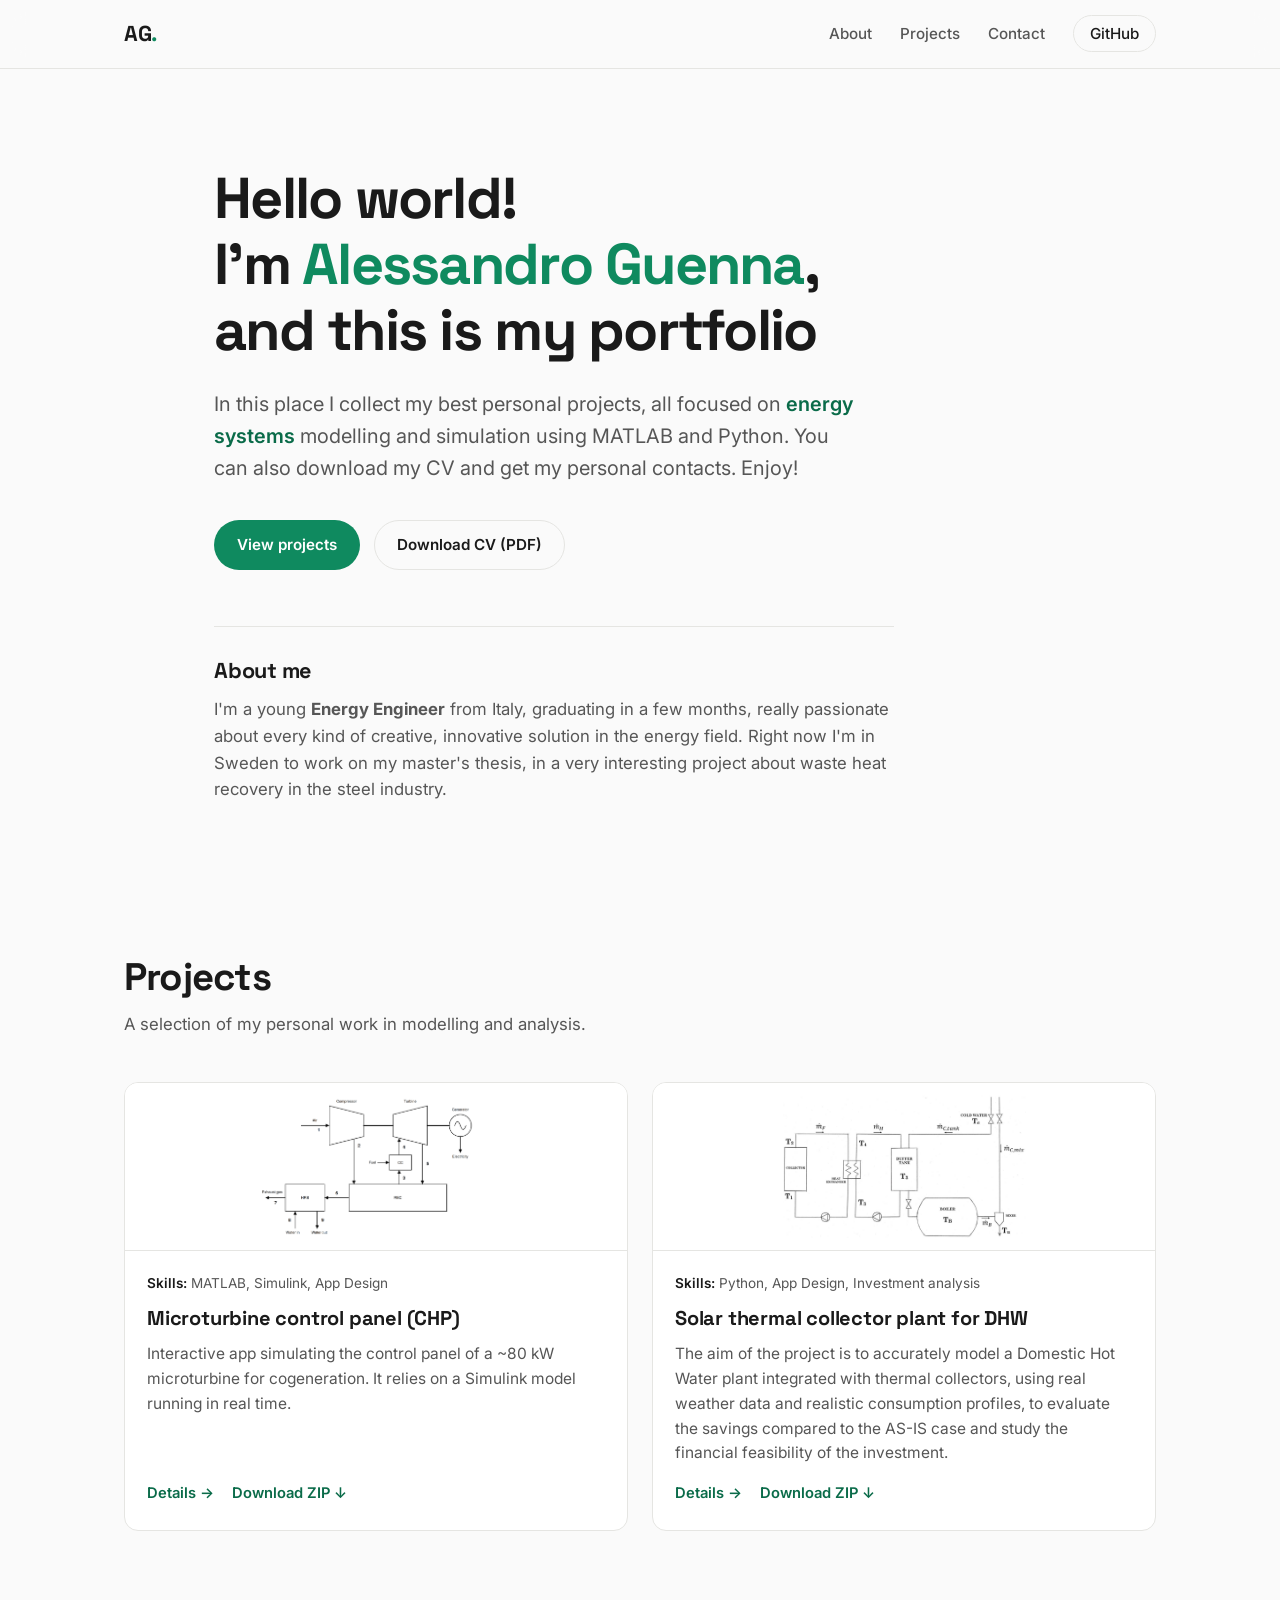
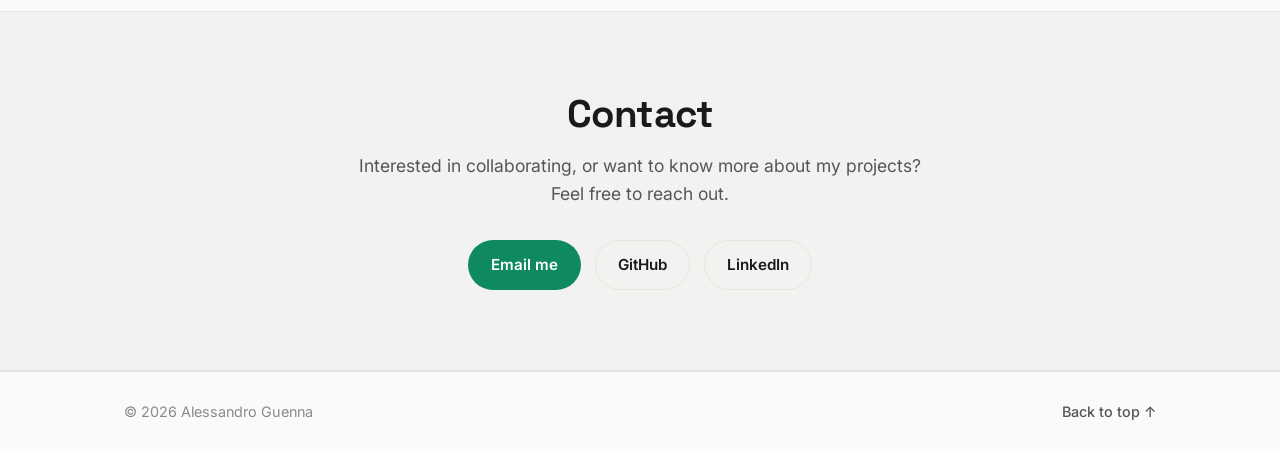
<file: index.html>
<!DOCTYPE html>
<html lang="en">
<head>
  <meta charset="UTF-8" />
  <meta name="viewport" content="width=device-width, initial-scale=1.0" />
  <title>Alessandro Guenna portfolio</title>
  <meta name="description" content="Portfolio of Alessandro Guenna, energy engineer. Personal projects in modelling, simulation and data analysis with MATLAB and Python." />

  <!-- Open Graph (link preview) -->
  <meta property="og:title" content="Alessandro Guenna portfolio" />
  <meta property="og:description" content="Energy engineering projects with MATLAB and Python." />
  <meta property="og:type" content="website" />

  <link rel="preconnect" href="https://fonts.googleapis.com" />
  <link rel="preconnect" href="https://fonts.gstatic.com" crossorigin />
  <link href="https://fonts.googleapis.com/css2?family=Inter:wght@400;500;600;700&family=Space+Grotesk:wght@500;600;700&display=swap" rel="stylesheet" />
  <link rel="stylesheet" href="styles.css?v=2" />
</head>
<body>
  <!-- ===== Header / Navigation ===== -->
  <header class="site-header" id="top">
    <nav class="nav container">
      <a href="#top" class="nav__brand">AG<span class="nav__brand-dot">.</span></a>

      <button class="nav__toggle" aria-label="Open menu" aria-expanded="false">
        <span></span><span></span><span></span>
      </button>

      <ul class="nav__links">
        <li><a href="#about">About</a></li>
        <li><a href="#projects">Projects</a></li>
        <li><a href="#contact">Contact</a></li>
        <li><a href="https://github.com/alessandroGuenna" target="_blank" rel="noopener" class="nav__github">GitHub</a></li>
      </ul>
    </nav>
  </header>

  <main>
    <!-- ===== Hero / About ===== -->
    <section class="hero container" id="about">
      <h1 class="hero__title">
        Hello world!<br />
        I'm <span class="accent">Alessandro Guenna</span>,<br />
        and this is my portfolio
      </h1>
      <p class="hero__lead">
        In this place I collect my best personal projects, all focused on <strong>energy systems</strong>
        modelling and simulation using MATLAB and Python. You can also download my CV and
        get my personal contacts. Enjoy!
      </p>
      <div class="hero__actions">
        <a href="#projects" class="btn btn--primary">View projects</a>
        <a href="CV_alessandroGuenna.pdf" class="btn btn--ghost" download>Download CV (PDF)</a>
      </div>

      <div class="hero__about">
        <h2 class="hero__about-title">About me</h2>
        <p>
          I'm a young <strong>Energy Engineer</strong> from Italy, graduating in a few months, really passionate
          about every kind of creative, innovative solution in the energy field. Right now I'm in
          Sweden to work on my master's thesis, in a very interesting project about waste heat
          recovery in the steel industry.
        </p>
      </div>
    </section>

    <!-- ===== Projects ===== -->
    <section class="section container" id="projects">
      <div class="section__head">
        <h2 class="section__title">Projects</h2>
        <p class="section__subtitle">A selection of my personal work in modelling and analysis.</p>
      </div>

      <div class="projects">
        <!-- Project 1 -->
        <article class="project-card">
          <div class="project-card__thumb project-card__thumb--diagram" data-label="MATLAB"></div>
          <div class="project-card__body">
            <p class="project-card__skills"><span>Skills:</span> MATLAB, Simulink, App Design</p>
            <h3 class="project-card__title">Microturbine control panel (CHP)</h3>
            <p class="project-card__desc">
              Interactive app simulating the control panel of a ~80 kW microturbine
              for cogeneration. It relies on a Simulink model running in real time.
            </p>
            <div class="project-card__links">
              <a href="projects/microturbine/">Details →</a>
              <a href="projects/microturbine/microturbine-control-panel.zip" download>Download ZIP ↓</a>
            </div>
          </div>
        </article>

        <!-- Project 2 -->
        <article class="project-card">
          <div class="project-card__thumb project-card__thumb--diagram project-card__thumb--dhw"></div>
          <div class="project-card__body">
            <p class="project-card__skills"><span>Skills:</span> Python, App Design, Investment analysis</p>
            <h3 class="project-card__title">Solar thermal collector plant for DHW</h3>
            <p class="project-card__desc">
              The aim of the project is to accurately model a Domestic Hot Water plant integrated
              with thermal collectors, using real weather data and realistic consumption profiles,
              to evaluate the savings compared to the AS-IS case and study the financial feasibility
              of the investment.
            </p>
            <div class="project-card__links">
              <a href="projects/thermal-collector/">Details →</a>
              <a href="projects/thermal-collector/solar-thermal-dhw.zip" download>Download ZIP ↓</a>
            </div>
          </div>
        </article>
      </div>
    </section>

    <!-- ===== Contact ===== -->
    <section class="section section--alt" id="contact">
      <div class="container contact">
        <h2 class="section__title">Contact</h2>
        <p class="contact__lead">
          Interested in collaborating, or want to know more about my projects?
          Feel free to reach out.
        </p>
        <div class="contact__links">
          <a href="mailto:guennaalessandro@gmail.com" class="btn btn--primary">Email me</a>
          <a href="https://github.com/alessandroGuenna" target="_blank" rel="noopener" class="btn btn--ghost">GitHub</a>
          <a href="https://www.linkedin.com/in/alessandro-guenna/" target="_blank" rel="noopener" class="btn btn--ghost">LinkedIn</a>
        </div>
      </div>
    </section>
  </main>

  <!-- ===== Footer ===== -->
  <footer class="site-footer">
    <div class="container site-footer__inner">
      <span>© <span id="year"></span> Alessandro Guenna</span>
      <a href="#top" class="site-footer__top">Back to top ↑</a>
    </div>
  </footer>

  <script src="script.js"></script>
</body>
</html>
</file>
<file: styles.css>
/* ===================================================================
   Alessandro Guenna — Portfolio
   Stile minimale e pulito. Palette chiara con accento "energia".
   =================================================================== */

/* ----- Variabili di tema ----- */
:root {
  --bg: #fafafa;
  --bg-alt: #f2f2f0;
  --surface: #ffffff;
  --text: #1a1a1a;
  --text-soft: #565656;
  --text-faint: #8a8a8a;
  --border: #e5e5e2;
  --accent: #0f8a5f;          /* verde energia */
  --accent-soft: #e6f4ee;
  --accent-strong: #0a6b49;
  --radius: 14px;
  --radius-sm: 8px;
  --maxw: 1080px;
  --shadow: 0 1px 2px rgba(0,0,0,.04), 0 8px 24px rgba(0,0,0,.05);
  --font-sans: "Inter", system-ui, -apple-system, "Segoe UI", Roboto, sans-serif;
  --font-display: "Space Grotesk", var(--font-sans);
}

/* ----- Reset di base ----- */
*, *::before, *::after { box-sizing: border-box; }
html { scroll-behavior: smooth; scroll-padding-top: 80px; }
body {
  margin: 0;
  font-family: var(--font-sans);
  color: var(--text);
  background: var(--bg);
  line-height: 1.6;
  -webkit-font-smoothing: antialiased;
}
img { max-width: 100%; display: block; }
a { color: inherit; text-decoration: none; }
h1, h2, h3 { font-family: var(--font-display); line-height: 1.15; margin: 0; }

.container { width: 100%; max-width: var(--maxw); margin: 0 auto; padding: 0 24px; }

/* ----- Bottoni ----- */
.btn {
  display: inline-flex;
  align-items: center;
  gap: 8px;
  padding: 12px 22px;
  border-radius: 999px;
  font-weight: 600;
  font-size: .95rem;
  border: 1.5px solid transparent;
  transition: transform .15s ease, background .2s ease, border-color .2s ease, color .2s ease;
  cursor: pointer;
}
.btn:active { transform: translateY(1px); }
.btn--primary { background: var(--accent); color: #fff; }
.btn--primary:hover { background: var(--accent-strong); }
.btn--ghost { background: transparent; color: var(--text); border-color: var(--border); }
.btn--ghost:hover { border-color: var(--accent); color: var(--accent-strong); }

/* ===================================================================
   Header / Navigazione
   =================================================================== */
.site-header {
  position: sticky;
  top: 0;
  z-index: 50;
  background: rgba(250,250,250,.8);
  backdrop-filter: saturate(180%) blur(12px);
  border-bottom: 1px solid var(--border);
}
.nav { display: flex; align-items: center; justify-content: space-between; height: 68px; }
.nav__brand {
  font-family: var(--font-display);
  font-weight: 700;
  font-size: 1.35rem;
  letter-spacing: -.02em;
}
.nav__brand-dot { color: var(--accent); }
.nav__links { display: flex; align-items: center; gap: 28px; list-style: none; margin: 0; padding: 0; }
.nav__links a { font-size: .95rem; font-weight: 500; color: var(--text-soft); transition: color .2s ease; }
.nav__links a:hover { color: var(--text); }
.nav__github {
  padding: 8px 16px;
  border: 1.5px solid var(--border);
  border-radius: 999px;
  color: var(--text) !important;
}
.nav__github:hover { border-color: var(--accent); color: var(--accent-strong) !important; }

.nav__toggle { display: none; flex-direction: column; gap: 5px; background: none; border: none; cursor: pointer; padding: 6px; }
.nav__toggle span { width: 24px; height: 2px; background: var(--text); border-radius: 2px; transition: .25s; }

/* ===================================================================
   Hero
   =================================================================== */
.hero { padding: 96px 24px 72px; max-width: 900px; }
.hero__title { font-size: clamp(2.1rem, 5.5vw, 3.6rem); letter-spacing: -.03em; margin-bottom: 24px; }
.hero__title .accent { color: var(--accent); }
.hero__lead { font-size: clamp(1.05rem, 2vw, 1.25rem); color: var(--text-soft); max-width: 640px; margin: 0 0 36px; }
.hero__lead strong { color: var(--accent-strong); font-weight: 600; }
.hero__actions { display: flex; gap: 14px; flex-wrap: wrap; }
.hero__about { margin-top: 56px; padding-top: 32px; border-top: 1px solid var(--border); max-width: 680px; }
.hero__about-title { font-size: 1.35rem; letter-spacing: -.01em; margin-bottom: 12px; }
.hero__about p { color: var(--text-soft); font-size: 1.05rem; margin: 0; }

/* ===================================================================
   Sezioni generiche
   =================================================================== */
.section { padding-top: 80px; padding-bottom: 80px; }
.section--alt { background: var(--bg-alt); border-top: 1px solid var(--border); border-bottom: 1px solid var(--border); }
.section__head { margin-bottom: 44px; }
.section__title { font-size: clamp(1.7rem, 3.5vw, 2.4rem); letter-spacing: -.02em; }
.section__subtitle { color: var(--text-soft); font-size: 1.05rem; margin: 12px 0 0; }

/* ===================================================================
   Progetti
   =================================================================== */
.projects { display: grid; grid-template-columns: repeat(2, 1fr); gap: 24px; }
.project-card {
  background: var(--surface);
  border: 1px solid var(--border);
  border-radius: var(--radius);
  overflow: hidden;
  display: flex;
  flex-direction: column;
  transition: transform .2s ease, box-shadow .2s ease, border-color .2s ease;
}
.project-card:hover { transform: translateY(-4px); box-shadow: var(--shadow); border-color: #d9d9d5; }

.project-card__thumb {
  height: 168px;
  position: relative;
  background:
    radial-gradient(120% 120% at 100% 0%, var(--accent-soft) 0%, transparent 55%),
    linear-gradient(135deg, #eef2f4 0%, #e3e9ec 100%);
  display: flex;
  align-items: center;
  justify-content: center;
}
.project-card__thumb::after {
  content: attr(data-label);
  font-family: var(--font-display);
  font-weight: 700;
  letter-spacing: .12em;
  font-size: 1.05rem;
  color: var(--accent-strong);
  opacity: .55;
}
/* Trama a griglia leggera sulla thumbnail */
.project-card__thumb::before {
  content: "";
  position: absolute;
  inset: 0;
  background-image:
    linear-gradient(var(--border) 1px, transparent 1px),
    linear-gradient(90deg, var(--border) 1px, transparent 1px);
  background-size: 26px 26px;
  opacity: .35;
}

.project-card__body { padding: 22px 22px 24px; display: flex; flex-direction: column; gap: 12px; flex: 1; }
.project-card__skills { font-size: .85rem; color: var(--text-soft); margin: 0; }
.project-card__skills span { font-weight: 600; color: var(--text); }
.project-card__title { font-size: 1.25rem; letter-spacing: -.01em; }
.project-card__desc { color: var(--text-soft); font-size: .97rem; margin: 0; flex: 1; }
.project-card__links { display: flex; gap: 18px; margin-top: 4px; }
.project-card__links a { font-weight: 600; font-size: .92rem; color: var(--accent-strong); transition: color .2s ease; }
.project-card__links a:hover { color: var(--text); }

/* Thumbnail con lo schema d'impianto al posto della scritta */
.project-card__thumb--diagram {
  background: #fff url('projects/microturbine/assets/plant-diagram.png') center / contain no-repeat;
  background-origin: content-box;
  padding: 12px 16px;
  border-bottom: 1px solid var(--border);
}
.project-card__thumb--diagram::before,
.project-card__thumb--diagram::after { content: none; }
.project-card__thumb--dhw { background-image: url('projects/thermal-collector/assets/plant_scheme_thumb.jpg'); }

/* ===================================================================
   Chi sono
   =================================================================== */
.about { display: grid; grid-template-columns: 1.4fr 1fr; gap: 48px; align-items: start; }
.about__text p { color: var(--text-soft); margin: 16px 0; }
.about__text .btn { margin-top: 12px; }
.about__facts { display: flex; flex-direction: column; gap: 14px; }
.fact {
  background: var(--surface);
  border: 1px solid var(--border);
  border-radius: var(--radius-sm);
  padding: 18px 20px;
}
.fact__num { display: block; font-family: var(--font-display); font-weight: 700; font-size: 1.3rem; color: var(--accent-strong); }
.fact__label { display: block; color: var(--text-soft); font-size: .9rem; margin-top: 2px; }

/* ===================================================================
   Competenze
   =================================================================== */
.skills { display: grid; grid-template-columns: repeat(3, 1fr); gap: 24px; }
.skill-group {
  background: var(--surface);
  border: 1px solid var(--border);
  border-radius: var(--radius);
  padding: 26px 24px;
}
.skill-group__title { font-size: 1.05rem; margin-bottom: 14px; }
.skill-list { list-style: none; margin: 0; padding: 0; display: flex; flex-direction: column; gap: 10px; }
.skill-list li { color: var(--text-soft); font-size: .97rem; padding-left: 20px; position: relative; }
.skill-list li::before { content: ""; position: absolute; left: 0; top: .62em; width: 8px; height: 8px; border-radius: 2px; background: var(--accent); }

/* ===================================================================
   Contatti
   =================================================================== */
.contact { text-align: center; max-width: 640px; }
.contact .section__title { margin-bottom: 0; }
.contact__lead { color: var(--text-soft); font-size: 1.1rem; margin: 16px auto 32px; }
.contact__links { display: flex; gap: 14px; justify-content: center; flex-wrap: wrap; }

/* ===================================================================
   Footer
   =================================================================== */
.site-footer { border-top: 1px solid var(--border); padding: 28px 0; background: var(--bg); }
.site-footer__inner { display: flex; align-items: center; justify-content: space-between; color: var(--text-faint); font-size: .9rem; }
.site-footer__top { color: var(--text-soft); font-weight: 500; }
.site-footer__top:hover { color: var(--accent-strong); }

/* ===================================================================
   Responsive
   =================================================================== */
@media (max-width: 820px) {
  .projects { grid-template-columns: 1fr; }
  .about { grid-template-columns: 1fr; gap: 32px; }
  .skills { grid-template-columns: 1fr; }

  .nav__toggle { display: flex; }
  .nav__links {
    position: absolute;
    top: 68px;
    left: 0;
    right: 0;
    background: var(--surface);
    border-bottom: 1px solid var(--border);
    flex-direction: column;
    align-items: flex-start;
    gap: 0;
    padding: 8px 24px 20px;
    box-shadow: var(--shadow);
    display: none;
  }
  .nav__links.is-open { display: flex; }
  .nav__links li { width: 100%; }
  .nav__links a { display: block; padding: 12px 0; width: 100%; }
  .nav__github { display: inline-block; margin-top: 8px; }
}

/* Rispetta le preferenze di riduzione del movimento */
@media (prefers-reduced-motion: reduce) {
  html { scroll-behavior: auto; }
  * { transition: none !important; }
}
</file>
